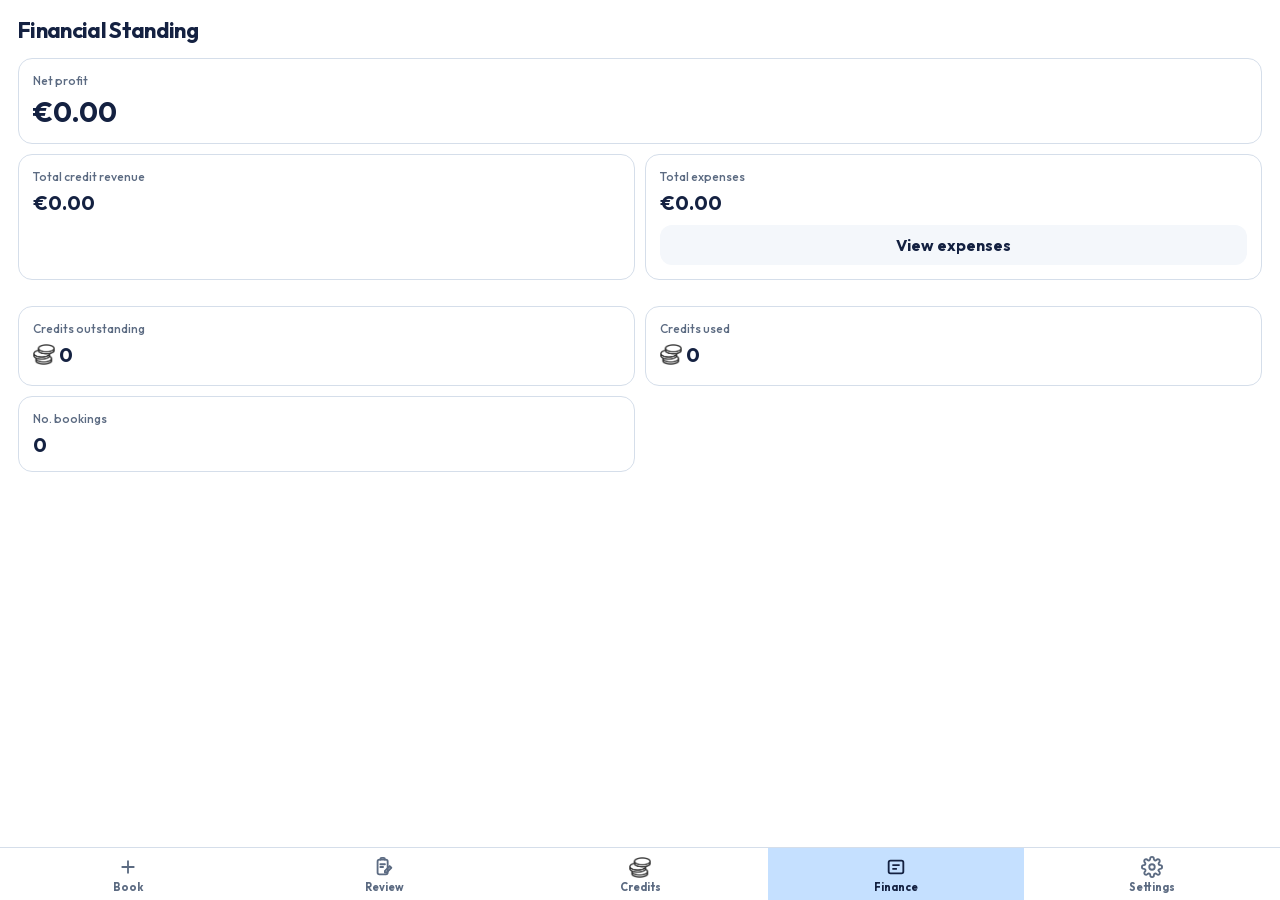
<file: index.html>
<!DOCTYPE html>
<html lang="en">
  <head>
    <meta charset="UTF-8" />
    <meta name="viewport" content="width=device-width, initial-scale=1, maximum-scale=1, user-scalable=no, viewport-fit=cover" />
    <meta name="theme-color" content="#142141" />
    <meta name="apple-mobile-web-app-capable" content="yes" />
    <meta name="apple-mobile-web-app-status-bar-style" content="default" />
    <meta name="apple-mobile-web-app-title" content="Pickle Central" />
    <title>Pickle Central</title>
    <link rel="manifest" href="manifest.json" />
    <link rel="icon" href="icon-192.png" type="image/png" />
    <link rel="apple-touch-icon" href="icon-192.png" />
    <link rel="preload" href="outfit-latin.woff2" as="font" type="font/woff2" crossorigin />
    <style>
      @font-face {
        font-family: "Outfit";
        font-style: normal;
        font-weight: 100 900;
        font-display: swap;
        src: url("outfit-latin.woff2") format("woff2"),
             url("fonts/outfit-latin.woff2") format("woff2");
      }
      :root {
        --navy: #142141;
        --navy-soft: #f4f7fb;
        --white: #ffffff;
        --ink: #142141;
        --muted: #5c6b82;
        --line: #d5deea;
        --danger: #c43c3c;
        --link: #1a5fd0;
        --coin: #d4a017;
        --tab: 86px;
      }
      * { box-sizing: border-box; }
      html, body {
        margin: 0;
        min-height: 100%;
        background: var(--white);
        color: var(--ink);
        font-family: "Outfit", "Avenir Next", "Segoe UI", sans-serif;
        font-weight: 500;
        overscroll-behavior: contain;
        touch-action: pan-y;
        -webkit-text-size-adjust: 100%;
        text-size-adjust: 100%;
      }
      body { padding-top: env(safe-area-inset-top); }
      .app {
        min-height: 100vh;
        padding-bottom: calc(var(--tab) + env(safe-area-inset-bottom) + 8px);
      }
      .app.no-tabs { padding-bottom: calc(env(safe-area-inset-bottom) + 16px); }
      .app.no-tabs .tabs { display: none; }
      [hidden] { display: none !important; }
      .page { display: none; padding: 16px 18px 28px; }
      .page.is-active { display: block; }
      h2 { margin: 0 0 14px; font-size: 22px; font-weight: 700; letter-spacing: -0.03em; color: var(--navy); }
      h3 { margin: 0 0 10px; font-size: 14px; color: var(--navy); letter-spacing: .04em; text-transform: uppercase; }
      .form { display: grid; gap: 14px; }
      .field-label { font-size: 13px; color: var(--muted); margin-bottom: 6px; }
      .btn {
        border: 0;
        border-radius: 12px;
        padding: 14px;
        font: inherit;
        font-weight: 700;
        background: var(--navy);
        color: var(--white);
        width: 100%;
        cursor: pointer;
      }
      .btn.ghost {
        background: var(--navy-soft);
        color: var(--navy);
      }
      .btn[hidden] { display: none; }
      .btn:disabled { opacity: .45; }
      .card {
        background: var(--navy-soft);
        border-radius: 14px;
        padding: 12px 14px;
      }
      .people-grid {
        display: grid;
        grid-template-columns: repeat(3, 1fr);
        gap: 8px;
      }
      .person-cell {
        position: relative;
        background: var(--navy-soft);
        border-radius: 12px;
        padding: 18px 6px 10px;
        min-width: 0;
        text-align: center;
      }
      .person-cell .name {
        font-weight: 700;
        font-size: 13px;
        line-height: 1.2;
        overflow-wrap: anywhere;
      }
      .person-cell .credits-chip { justify-content: center; margin-top: 6px; }
      .person-del { position: absolute; top: 0; right: 0; padding: 4px; }
      #credit-form { margin-top: 40px; }
      #exp-date .menu { top: auto; bottom: calc(100% + 6px); }
      .credits-chip {
        display: inline-flex;
        align-items: center;
        gap: 4px;
        font-weight: 700;
        color: var(--navy);
      }
      .icon-btn {
        border: 0;
        background: transparent;
        color: var(--danger);
        padding: 6px;
        cursor: pointer;
      }
      .coin, .tab-coin {
        width: 22px;
        height: 22px;
        object-fit: contain;
        display: block;
      }
      .tab-coin { width: 22px; height: 22px; }
      .picker {
        position: relative;
      }
      .picker-btn {
        width: 100%;
        text-align: left;
        border: 1px solid var(--line);
        background: var(--white);
        color: var(--ink);
        border-radius: 12px;
        padding: 12px 14px;
        font: inherit;
        display: flex;
        justify-content: space-between;
        align-items: center;
      }
      .picker-btn span { color: var(--muted); }
      .menu {
        display: none;
        position: absolute;
        left: 0;
        right: 0;
        top: calc(100% + 6px);
        background: var(--white);
        border: 1px solid var(--line);
        border-radius: 14px;
        box-shadow: 0 12px 30px rgba(20, 48, 31, .12);
        z-index: 8;
        overflow: hidden;
      }
      .menu.open { display: block; }
      .menu button, .menu .opt {
        display: block;
        width: 100%;
        text-align: left;
        border: 0;
        background: var(--white);
        padding: 12px 14px;
        font: inherit;
        color: var(--ink);
        border-bottom: 1px solid var(--navy-soft);
      }
      .menu button:last-child { border-bottom: 0; }
      .menu button.new { color: var(--navy); font-weight: 700; }
      .new-person {
        display: none;
        gap: 8px;
        padding: 10px;
      }
      .new-person.show { display: flex; }
      .new-person input {
        flex: 1;
        border: 1px solid var(--line);
        border-radius: 10px;
        padding: 10px;
        font: inherit;
      }
      .calendar {
        padding: 12px;
      }
      .cal-head {
        display: flex;
        justify-content: space-between;
        align-items: center;
        margin-bottom: 8px;
        font-weight: 700;
        color: var(--navy);
      }
      .cal-head button {
        border: 0;
        background: var(--navy-soft);
        color: var(--navy);
        width: 32px;
        height: 32px;
        border-radius: 8px;
        font: inherit;
      }
      .cal-grid {
        display: grid;
        grid-template-columns: repeat(7, 1fr);
        gap: 4px;
        text-align: center;
        font-size: 13px;
      }
      .cal-grid .dow { color: var(--muted); font-size: 11px; padding: 4px 0; }
      .cal-grid button {
        border: 0;
        background: transparent;
        border-radius: 8px;
        height: 34px;
        font: inherit;
        color: var(--ink);
      }
      .cal-grid button.sel { background: var(--navy); color: var(--white); font-weight: 700; }
      .dual {
        display: grid;
        grid-template-columns: 1fr;
        gap: 10px;
      }
      .equip-col {
        border: 1px solid var(--line);
        border-radius: 14px;
        padding: 10px;
      }
      .choice {
        display: block;
        width: 100%;
        text-align: left;
        border: 1px solid var(--line);
        background: var(--white);
        border-radius: 10px;
        padding: 8px 10px;
        margin-top: 8px;
        font: inherit;
        color: var(--ink);
      }
      .choice-name {
        display: block;
        font-size: 12px;
        line-height: 1.25;
        font-weight: 600;
        white-space: nowrap;
      }
      .choice.on {
        border-color: var(--navy);
        background: var(--navy-soft);
        color: var(--navy);
        font-weight: 700;
      }
      .choice small { display: block; margin-top: 2px; color: var(--muted); font-weight: 600; font-size: 11px; }
      .agree {
        display: flex;
        align-items: flex-start;
        gap: 10px;
        margin: 0;
      }
      .agree input {
        width: 18px;
        height: 18px;
        margin-top: 1px;
        flex: none;
        accent-color: var(--navy);
      }
      .agree p { margin: 0; font-size: 14px; line-height: 1.35; }
      .terms-link {
        border: 0;
        background: none;
        padding: 0;
        font: inherit;
        font-weight: 600;
        color: var(--link);
        text-decoration: underline;
        cursor: pointer;
      }
      .sign-block.is-locked .sign-wrap {
        opacity: 0.32;
        pointer-events: none;
        background: #e7edf4;
      }
      .sign-block:not(.is-locked) .sign-wrap {
        opacity: 1;
        background: var(--white);
        border-color: var(--navy);
        box-shadow: 0 0 0 3px rgba(20, 33, 65, 0.14);
      }
      .sign-block.is-locked .clear-sign { opacity: 0.4; }
      .sign-wrap {
        border: 1px solid var(--line);
        border-radius: 14px;
        overflow: hidden;
        background: #e7edf4;
        transition: opacity .2s ease, box-shadow .2s ease, background .2s ease, border-color .2s ease;
      }
      .terms-editor {
        width: 100%;
        min-height: 160px;
        border: 1px solid var(--line);
        border-radius: 12px;
        padding: 12px;
        font: inherit;
        color: var(--ink);
        resize: vertical;
        margin-bottom: 0;
      }
      .settings-card + .settings-card { margin-top: 14px; }
      .modal {
        position: fixed;
        inset: 0;
        z-index: 30;
        background: rgba(20, 33, 65, 0.48);
        display: flex;
        align-items: flex-end;
        justify-content: center;
        padding: 16px;
      }
      .modal[hidden] { display: none; }
      .modal-card {
        width: min(520px, 100%);
        max-height: min(72vh, 560px);
        background: var(--white);
        color: var(--ink);
        border-radius: 16px;
        padding: 16px;
        display: flex;
        flex-direction: column;
        gap: 12px;
      }
      .terms-body {
        overflow: auto;
        white-space: pre-wrap;
        font-size: 14px;
        line-height: 1.45;
        font-weight: 500;
      }
      .sign-canvas {
        display: block;
        width: 100%;
        height: 160px;
        touch-action: none;
      }
      .bill {
        background: var(--white);
        border: 1px solid var(--line);
        border-radius: 14px;
        overflow: hidden;
      }
      .bill-who { padding: 14px 14px 10px; font-weight: 700; font-size: 16px; }
      .bill-row {
        display: flex;
        justify-content: space-between;
        align-items: center;
        gap: 12px;
        padding: 10px 14px;
        border-top: 1px solid var(--line);
        font-size: 14px;
      }
      .bill-row.remain { background: var(--navy-soft); font-weight: 700; }
      .bill-row.low, .bill-row.low .credits-chip { color: var(--danger); }
      @keyframes shake {
        0%, 100% { transform: translateX(0); }
        25% { transform: translateX(-8px); }
        50% { transform: translateX(8px); }
        75% { transform: translateX(-5px); }
      }
      .btn.shake { animation: shake .35s ease; }
      .error {
        color: var(--danger);
        min-height: 1.2em;
        margin: 0;
        font-size: 14px;
      }
      .pack-edit {
        display: grid;
        grid-template-columns: 1fr 80px 90px auto;
        gap: 8px;
        align-items: center;
        margin-bottom: 8px;
      }
      .pack-edit input, .rental-edit input, .question-edit input, .stock-row input {
        width: 100%;
        border: 1px solid var(--line);
        border-radius: 10px;
        padding: 10px;
        font: inherit;
        color: var(--ink);
        background: var(--white);
      }
      .rental-edit, .question-edit {
        display: grid;
        grid-template-columns: 1fr 72px auto;
        gap: 8px;
        align-items: center;
        margin-bottom: 8px;
      }
      .question-edit { grid-template-columns: 1fr auto; }
      .stock-row {
        display: flex;
        align-items: center;
        gap: 12px;
        margin-bottom: 8px;
      }
      .stock-row .name { flex: 1; font-weight: 700; }
      .stock-row input { width: 88px; text-align: center; }
      .review-body { flex: 1; min-width: 0; }
      .review-body b { display: block; font-size: 16px; }
      .review-swipe .swipe-front { align-items: flex-start; background: var(--white); border: 2px solid var(--navy); padding-bottom: 36px; }
      .review-swipe.is-pending .swipe-front { background: #fde8e8; border: 2px solid var(--danger); box-shadow: none; }
      .review-swipe.is-pending .review-body b,
      .review-swipe.is-pending .review-meta { color: var(--danger); }
      .review-go { width: auto; padding: 8px 12px; flex: none; align-self: flex-start; }
      .review-sign {
        position: absolute;
        right: 8px;
        bottom: 6px;
        z-index: 2;
        width: 32px;
        height: 26px;
        border: 0;
        background: transparent;
        color: var(--navy);
        padding: 0;
        display: grid;
        place-items: center;
        cursor: pointer;
      }
      .signature-row {
        display: flex;
        align-items: center;
        gap: 12px;
      }
      .signature-selfie {
        width: 84px;
        height: 112px;
        object-fit: cover;
        border-radius: 12px;
        border: 1px solid var(--line);
        flex: none;
        background: var(--navy-soft);
      }
      .signature-view {
        width: auto;
        flex: 1;
        min-width: 0;
        height: auto;
        background: var(--white);
        border: 1px solid var(--line);
        border-radius: 12px;
      }
      .booking-selfie {
        width: 56px;
        height: 72px;
        object-fit: cover;
        border-radius: 10px;
        border: 1px solid var(--line);
        margin-top: 8px;
      }
      .review-swipe.is-reviewed .swipe-front { padding-right: 36px; }
      .review-edit {
        position: absolute;
        top: 6px;
        right: 8px;
        z-index: 2;
        width: 28px;
        height: 28px;
        border: 0;
        background: transparent;
        color: var(--navy);
        padding: 0;
        display: grid;
        place-items: center;
        cursor: pointer;
      }
      .review-swipe.is-refunded .review-edit { color: #7d8ba0; }
      .review-swipe.is-refunded .swipe-front {
        background: #e4e9ef;
        border-color: #c3ccd6;
        color: #7d8ba0;
      }
      .review-swipe.is-refunded .review-body b,
      .review-swipe.is-refunded .review-meta,
      .review-swipe.is-refunded .review-rented,
      .review-swipe.is-refunded .review-summary { color: #7d8ba0; }
      .review-meta, .review-rented { color: var(--muted); font-size: 13px; margin-top: 4px; }
      .review-rented { color: var(--ink); }
      .marks { display: flex; gap: 6px; }
      .mark {
        width: 34px;
        height: 34px;
        border-radius: 8px;
        border: 1px solid var(--line);
        background: var(--white);
        color: var(--muted);
        font: inherit;
        font-weight: 700;
        display: grid;
        place-items: center;
        flex: none;
      }
      .mark.on-ok { background: var(--navy); color: var(--white); border-color: var(--navy); }
      .mark.on-bad { background: var(--danger); color: var(--white); border-color: var(--danger); }
      .review-summary {
        margin-top: 8px;
        background: var(--navy-soft);
        border-radius: 10px;
        padding: 8px 10px;
        font-size: 13px;
        white-space: pre-wrap;
      }
      .btn.danger { background: var(--white); color: var(--danger); border: 1px solid var(--danger); }
      .reset-all { margin-top: 22px; }
      .swipe-actions { position: absolute; left: 0; top: 0; bottom: 0; display: flex; }
      .swipe-actions .swipe-cash,
      .swipe-actions .swipe-bin {
        position: static; width: 76px; height: 100%; border: 0; color: var(--white);
        display: grid; place-items: center; cursor: pointer;
      }
      .swipe-actions .swipe-cash { background: #1c8c4e; }
      .swipe-actions .swipe-cash:disabled { opacity: 0.4; cursor: default; }
      .swipe-actions .swipe-bin { background: var(--danger); }
      .choice-review {
        display: flex; align-items: center; gap: 12px; width: 100%;
        border: 1px solid var(--line); border-radius: 14px; background: var(--white);
        padding: 12px; font: inherit; font-weight: 700; color: var(--ink); text-align: left; cursor: pointer;
      }
      .miss-row { display: flex; align-items: flex-start; gap: 8px; margin: 6px 0; font-size: 14px; }
      .miss-row input { margin-top: 3px; accent-color: var(--navy); }
      .damage-q {
        width: 100%;
        min-height: 72px;
        border: 1px solid var(--line);
        border-radius: 12px;
        padding: 10px;
        font: inherit;
        color: var(--ink);
        resize: vertical;
      }
      #damage-form { overflow: auto; display: grid; gap: 10px; }
      #booked-modal { align-items: center; }
      #booked-modal h2 { text-align: center; }
      .subhead { margin: 12px 0 8px; font-size: 13px; font-weight: 700; }
      .tabs {
        position: fixed;
        left: 0;
        right: 0;
        bottom: 0;
        display: grid;
        grid-template-columns: repeat(5, 1fr);
        background: var(--white);
        border-top: 1px solid var(--line);
        padding-bottom: env(safe-area-inset-bottom);
        z-index: 5;
      }
      .tabs button {
        border: 0;
        background: transparent;
        color: var(--muted);
        padding: 8px 2px 6px;
        font: inherit;
        font-size: 11px;
        line-height: 1.15;
        text-align: center;
        font-weight: 700;
        display: grid;
        justify-items: center;
        gap: 3px;
        cursor: pointer;
      }
      .tabs button.is-active { color: var(--navy); background: #c5e0ff; }
      .tabs svg { width: 22px; height: 22px; }
      .empty { color: var(--muted); }
      .stats { display: grid; grid-template-columns: 1fr 1fr; gap: 10px; }
      .stat { border: 1px solid var(--line); border-radius: 14px; padding: 14px; background: var(--white); }
      .stat.wide { grid-column: 1 / -1; }
      .stat.net b { font-size: 28px; }
      .stat p { margin: 0; color: var(--muted); font-size: 12px; }
      .stat b { display: block; margin-top: 6px; font-size: 20px; color: var(--navy); }
      .stat .btn { margin-top: 10px; padding: 10px; }
      .stat-gap { grid-column: 1 / -1; height: 6px; }
      .exp-bar { display: flex; align-items: center; justify-content: space-between; margin-bottom: 12px; }
      .exp-bar .btn { width: auto; padding: 10px 14px; }
      .back-btn {
        width: 42px; height: 42px; border-radius: 12px; border: 1px solid var(--line);
        background: var(--white); color: var(--navy); font: inherit; font-size: 22px; cursor: pointer;
      }
      .text-input {
        width: 100%; border: 1px solid var(--line); border-radius: 12px; padding: 12px; font: inherit; color: var(--ink);
      }
      .swipe { position: relative; overflow: hidden; border-radius: 14px; margin-bottom: 8px; background: transparent; }
      .swipe-bin {
        position: absolute; left: 0; top: 0; bottom: 0; width: 76px; border: 0;
        background: var(--danger); color: var(--white); display: grid; place-items: center; cursor: pointer;
      }
      .swipe-front {
        position: relative; z-index: 1; display: flex; align-items: center; justify-content: space-between; gap: 12px;
        background: var(--navy-soft); border-radius: 14px; padding: 12px 14px; min-height: 58px;
        transform: translateX(0); transition: transform .18s ease; touch-action: pan-y;
        user-select: none; -webkit-user-select: none;
      }
      .swipe.is-open .swipe-front { transform: translateX(var(--open, 76px)); }
    </style>
  </head>
  <body>
    <div class="app">
      <section class="page" id="booking">
        <h2>Add Booking</h2>
        <form id="booking-form" class="form">
          <div>
            <div class="field-label">Customer</div>
            <div class="picker" id="book-customer"></div>
          </div>
          <div>
            <div class="field-label">Date</div>
            <div class="picker" id="book-date"></div>
          </div>
          <div>
            <div class="field-label">Equipment rented</div>
            <div class="dual">
              <div class="equip-col">
                <h3>Paddles</h3>
                <div id="paddle-choices"></div>
              </div>
              <div class="equip-col">
                <h3>Balls</h3>
                <div id="ball-choices"></div>
              </div>
            </div>
          </div>
          <div>
            <div class="agree">
              <input id="agree-terms" type="checkbox" aria-label="I have read and agreed to the terms and conditions" />
              <p>I have read and agreed to the <button type="button" class="terms-link" id="open-terms">terms and conditions</button></p>
            </div>
            <img id="booking-selfie" class="booking-selfie" alt="Photo taken for this booking" hidden />
          </div>
          <div class="sign-block is-locked" id="sign-block">
            <div class="field-label">Signature</div>
            <div class="sign-wrap"><canvas class="sign-canvas" id="sign"></canvas></div>
            <button class="btn ghost clear-sign" type="button" id="clear-sign" disabled style="margin-top:8px">Clear signature</button>
          </div>
          <div class="bill">
            <div class="bill-who" id="bill-who">Select a customer</div>
            <div class="bill-row"><span>Current credit balance</span><span id="bill-current">—</span></div>
            <div class="bill-row"><span>Total bill</span><span id="bill-total"></span></div>
            <div class="bill-row remain" id="bill-remain-row"><span>Remaining credit balance</span><span id="bill-remain">—</span></div>
          </div>
          <p class="error" id="book-error"></p>
          <button class="btn" type="submit">Confirm and book</button>
        </form>
      </section>

      <section class="page" id="reviews">
        <h2>Review Bookings</h2>
        <div id="review-list"></div>
      </section>

      <section class="page" id="credits">
        <h2>Buy Credits</h2>
        <div id="people-list"></div>
        <form id="credit-form" class="form">
          <div>
            <div class="field-label">Name</div>
            <div class="picker" id="credit-name"></div>
          </div>
          <div>
            <div class="field-label">Date</div>
            <div class="picker" id="credit-date"></div>
          </div>
          <div>
            <div class="field-label">Credit pack</div>
            <div class="picker" id="credit-pack"></div>
          </div>
          <div>
            <div class="field-label">Memo (optional)</div>
            <input id="credit-memo" placeholder="Note…" style="width:100%;border:1px solid var(--line);border-radius:12px;padding:12px;font:inherit" />
          </div>
          <div class="agree">
            <input id="agree-credit-terms" type="checkbox" aria-label="I have read and agreed to the terms and conditions" />
            <p>I have read and agreed to the <button type="button" class="terms-link" id="open-credit-terms">terms and conditions</button></p>
          </div>
          <div class="sign-block is-locked" id="credit-sign-block">
            <div class="field-label">Signature</div>
            <div class="sign-wrap"><canvas class="sign-canvas" id="credit-sign"></canvas></div>
            <button class="btn ghost clear-sign" type="button" id="clear-credit-sign" disabled style="margin-top:8px">Clear signature</button>
          </div>
          <p class="error" id="credit-error"></p>
          <button class="btn" type="submit">Add credits</button>
        </form>
      </section>

      <section class="page is-active" id="finance">
        <h2>Financial Standing</h2>
        <div class="stats">
          <div class="stat wide net"><p>Net profit</p><b id="fin-profit">€0.00</b></div>
          <div class="stat"><p>Total credit revenue</p><b id="fin-sales">€0.00</b></div>
          <div class="stat">
            <p>Total expenses</p>
            <b id="fin-exp">€0.00</b>
            <button class="btn ghost" type="button" id="view-expenses">View expenses</button>
          </div>
          <div class="stat-gap"></div>
          <div class="stat"><p>Credits outstanding</p><b id="fin-out">0</b></div>
          <div class="stat"><p>Credits used</p><b id="fin-used">0</b></div>
          <div class="stat"><p>No. bookings</p><b id="fin-books">0</b></div>
        </div>
        <button class="btn" id="install" hidden style="margin-top:14px">Install app</button>
      </section>

      <section class="page" id="expenses">
        <div class="exp-bar">
          <button class="back-btn" type="button" id="expenses-back" aria-label="Back">←</button>
          <button class="btn ghost" type="button" id="add-expense">Add expense</button>
        </div>
        <h2>Expenses</h2>
        <div class="stat wide" style="margin-bottom:14px"><p>Total expenses</p><b id="exp-total">€0.00</b></div>
        <div id="expense-list"></div>
      </section>

      <section class="page" id="settings">
        <h2>Settings</h2>
        <div class="card settings-card">
          <h3>Products</h3>
          <p class="empty" style="margin:0 0 10px">Edit the price and credit amount for each pack.</p>
          <div id="pack-list"></div>
          <button class="btn ghost" type="button" id="add-pack">Add pack</button>
        </div>
        <div class="card settings-card">
          <h3>Rental options</h3>
          <p class="empty" style="margin:0 0 10px">These choices appear on Add Booking. The number is the credit cost.</p>
          <div class="subhead">Paddles</div>
          <div id="paddle-list"></div>
          <button class="btn ghost" type="button" id="add-paddle">Add paddle option</button>
          <div class="subhead">Balls</div>
          <div id="ball-list"></div>
          <button class="btn ghost" type="button" id="add-ball">Add ball option</button>
        </div>
        <div class="card settings-card">
          <h3>Damage questions</h3>
          <p class="empty" style="margin:0 0 10px">These questions appear when gear comes back missing or damaged.</p>
          <div id="question-list"></div>
          <button class="btn ghost" type="button" id="add-question">Add question</button>
        </div>
        <div class="card settings-card">
          <h3>Booking terms</h3>
          <p class="empty" style="margin:0 0 10px">This text appears when someone opens the terms on a booking.</p>
          <textarea id="terms-editor" class="terms-editor"></textarea>
        </div>
        <div class="card settings-card">
          <h3>Buy Credits terms</h3>
          <p class="empty" style="margin:0 0 10px">This text appears when someone opens the terms on Buy Credits.</p>
          <textarea id="credit-terms-editor" class="terms-editor"></textarea>
        </div>
        <button class="btn danger reset-all" type="button" id="reset-all">Reset all</button>
      </section>

      <nav class="tabs" aria-label="Main">
        <button data-tab="booking">
          <svg viewBox="0 0 24 24" fill="none" stroke="currentColor" stroke-width="2"><path d="M12 5v14M5 12h14" /></svg>
          Book
        </button>
        <button data-tab="reviews">
          <svg viewBox="0 0 24 24" fill="none" stroke="currentColor" stroke-width="2" stroke-linecap="round" stroke-linejoin="round">
            <rect x="5" y="4" width="11" height="16" rx="2" />
            <path d="M8 4V3.5A1.5 1.5 0 0 1 9.5 2h2A1.5 1.5 0 0 1 13 3.5V4" />
            <path d="M8 9h5M8 12h3" />
            <path d="M13 16.2l5.2-5.2 1.8 1.8-5.2 5.2H13v-1.8z" />
          </svg>
          Review
        </button>
        <button data-tab="credits">
          <img class="tab-coin" src="credit-icon.png" alt="" />
          Credits
        </button>
        <button class="is-active" data-tab="finance">
          <svg viewBox="0 0 24 24" fill="none" stroke="currentColor" stroke-width="2">
            <rect x="4" y="5" width="16" height="14" rx="2" />
            <path d="M8 10h8M8 14h5" />
          </svg>
          Finance
        </button>
        <button data-tab="settings">
          <svg viewBox="0 0 24 24" fill="none" stroke="currentColor" stroke-width="2">
            <circle cx="12" cy="12" r="3" />
            <path d="M19.4 15a1.7 1.7 0 0 0 .3 1.8l.1.1a2 2 0 1 1-2.8 2.8l-.1-.1a1.7 1.7 0 0 0-1.8-.3 1.7 1.7 0 0 0-1 1.5V21a2 2 0 1 1-4 0v-.2a1.7 1.7 0 0 0-1-1.5 1.7 1.7 0 0 0-1.8.3l-.1.1a2 2 0 1 1-2.8-2.8l.1-.1a1.7 1.7 0 0 0 .3-1.8 1.7 1.7 0 0 0-1.5-1H3a2 2 0 1 1 0-4h.2a1.7 1.7 0 0 0 1.5-1 1.7 1.7 0 0 0-.3-1.8l-.1-.1a2 2 0 1 1 2.8-2.8l.1.1a1.7 1.7 0 0 0 1.8.3H9a1.7 1.7 0 0 0 1-1.5V3a2 2 0 1 1 4 0v.2a1.7 1.7 0 0 0 1 1.5 1.7 1.7 0 0 0 1.8-.3l.1-.1a2 2 0 1 1 2.8 2.8l-.1.1a1.7 1.7 0 0 0-.3 1.8V9c.3.6.9 1 1.5 1H21a2 2 0 1 1 0 4h-.2a1.7 1.7 0 0 0-1.5 1z" />
          </svg>
          Settings
        </button>
      </nav>
    </div>
    <div class="modal" id="booked-modal" hidden>
      <div class="modal-card" role="dialog" aria-modal="true" aria-labelledby="booked-title">
        <h2 id="booked-title">Successfully booked</h2>
        <button class="btn" type="button" id="booked-ok">OK</button>
      </div>
    </div>
    <audio id="booked-sound" src="success.mp3" preload="auto"></audio>
    <div class="modal" id="expense-modal" hidden>
      <div class="modal-card" role="dialog" aria-modal="true" aria-labelledby="expense-title">
        <h2 id="expense-title">Add expense</h2>
        <form id="expense-form" class="form">
          <div>
            <div class="field-label">Expense name</div>
            <input id="exp-name" class="text-input" placeholder="Expense name" />
          </div>
          <div>
            <div class="field-label">Date paid</div>
            <div class="picker" id="exp-date"></div>
          </div>
          <div>
            <div class="field-label">Amount in euro</div>
            <input id="exp-amount" class="text-input" type="number" min="0" step="0.01" placeholder="Amount in euro" />
          </div>
          <div>
            <div class="field-label">Memo</div>
            <input id="exp-memo" class="text-input" placeholder="Memo" />
          </div>
          <button class="btn" type="submit">Save expense</button>
        </form>
        <button class="btn ghost" type="button" id="expense-cancel">Cancel</button>
      </div>
    </div>
    <div class="modal" id="signature-modal" hidden>
      <div class="modal-card" role="dialog" aria-modal="true" aria-labelledby="signature-title">
        <h2 id="signature-title">Signature</h2>
        <div class="signature-row">
          <img class="signature-selfie" id="signature-selfie" alt="Customer photo" hidden />
          <img class="signature-view" id="signature-image" alt="Customer signature" />
        </div>
        <p class="empty" id="signature-missing" hidden>No signature was saved for this booking.</p>
        <button class="btn" type="button" id="signature-close">Close</button>
      </div>
    </div>
    <div class="modal" id="review-modal" hidden>
      <div class="modal-card" role="dialog" aria-modal="true" aria-labelledby="review-title">
        <h2 id="review-title">Review booking</h2>
        <button class="choice-review" type="button" id="review-ok"><span class="mark on-ok">✓</span><span>All gear returned, no damage</span></button>
        <button class="choice-review" type="button" id="review-bad"><span class="mark on-bad">✕</span><span>Some or all gear lost or damaged</span></button>
        <button class="btn ghost" type="button" id="review-cancel">Cancel</button>
      </div>
    </div>
    <div class="modal" id="damage-modal" hidden>
      <div class="modal-card" role="dialog" aria-modal="true" aria-labelledby="damage-title">
        <h2 id="damage-title">Missing or damaged gear</h2>
        <div id="damage-form"></div>
        <button class="btn" type="button" id="damage-save">Save</button>
        <button class="btn ghost" type="button" id="damage-cancel">Cancel</button>
      </div>
    </div>
    <div class="modal" id="terms-modal" hidden>
      <div class="modal-card" role="dialog" aria-modal="true" aria-labelledby="terms-title">
        <h2 id="terms-title">Terms and conditions</h2>
        <div class="terms-body" id="terms-body"></div>
        <button class="btn" type="button" id="terms-close">Close</button>
      </div>
    </div>
    <script src="app.js"></script>
  </body>
</html>
</file>
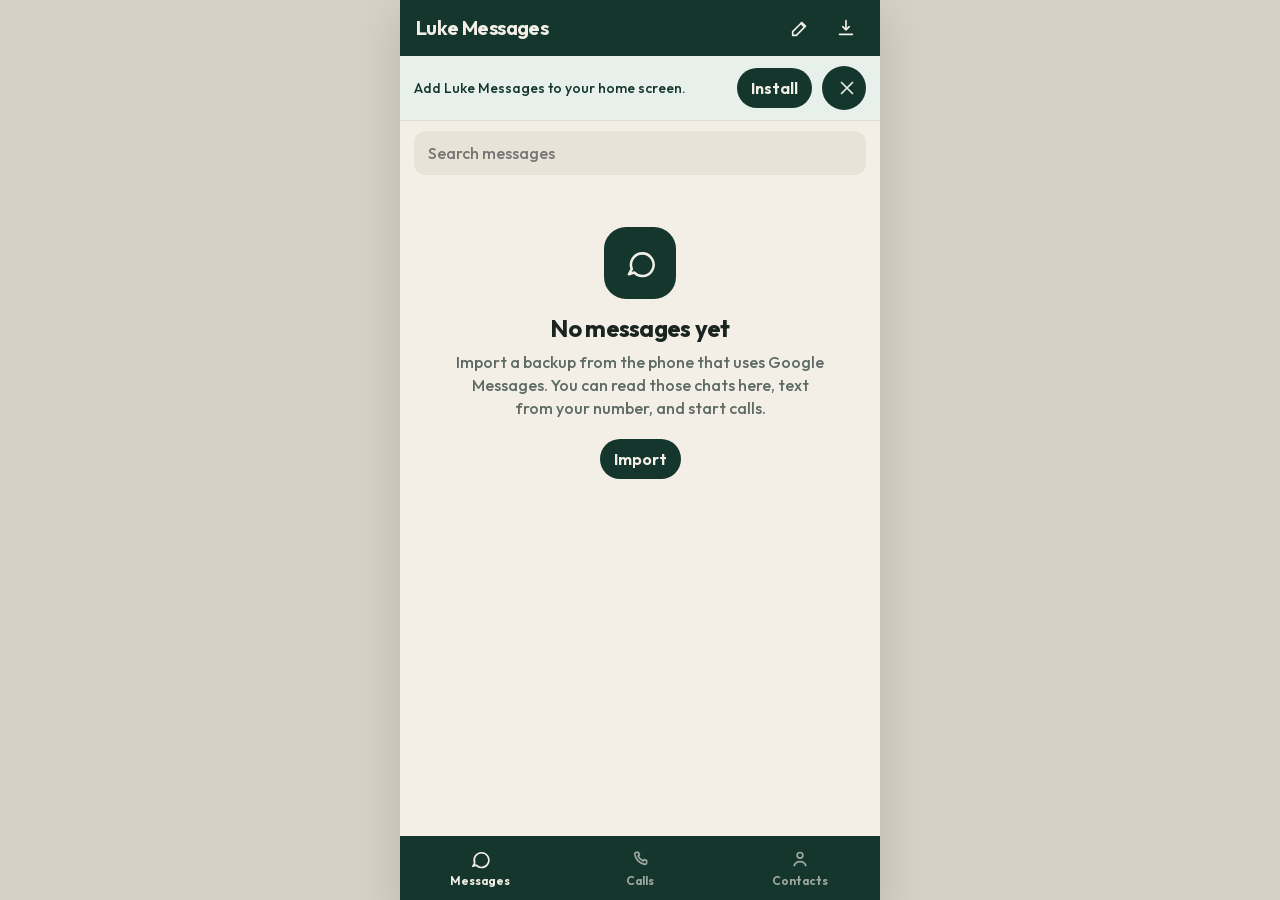
<file: luke-messages/index.html>
<!DOCTYPE html>
<html lang="en">
  <head>
    <meta charset="UTF-8" />
    <meta name="viewport" content="width=device-width, initial-scale=1, maximum-scale=1, user-scalable=no, viewport-fit=cover, interactive-widget=resizes-content" />
    <meta name="theme-color" content="#14362c" />
    <meta name="description" content="Luke Messages keeps your imported texts, calls, and contacts on this device." />
    <meta name="apple-mobile-web-app-capable" content="yes" />
    <meta name="mobile-web-app-capable" content="yes" />
    <meta name="apple-mobile-web-app-status-bar-style" content="black-translucent" />
    <meta name="apple-mobile-web-app-title" content="Luke Messages" />
    <title>Luke Messages</title>
    <link rel="manifest" href="manifest.json" />
    <link rel="icon" href="icon-192.png" type="image/png" />
    <link rel="apple-touch-icon" href="apple-touch-icon.png" />
    <link rel="stylesheet" href="styles.css" />
  </head>
  <body>
    <div class="app">
      <header class="top">
        <h1>Luke Messages</h1>
        <div class="top-actions">
          <button type="button" class="icon-btn" data-action="compose" aria-label="New message"></button>
          <button type="button" class="icon-btn" data-action="import" aria-label="Import"></button>
        </div>
      </header>

      <div id="install" class="install" hidden>
        <p>Add Luke Messages to your home screen.</p>
        <button type="button" id="install-go">Install</button>
        <button type="button" class="icon-btn" id="install-hide" aria-label="Dismiss">×</button>
      </div>

      <div class="search-wrap" id="search-wrap">
        <input id="search" type="search" placeholder="Search messages" autocomplete="off" enterkeyhint="search" />
      </div>

      <main id="main">
        <p id="boot" class="boot">Opening your messages…</p>
        <section id="screen-messages" class="screen"></section>
        <section id="screen-calls" class="screen"></section>
        <section id="screen-contacts" class="screen"></section>
      </main>

      <nav class="tabs" aria-label="Sections">
        <button type="button" data-action="tab" data-tab="messages" aria-label="Messages"></button>
        <button type="button" data-action="tab" data-tab="calls" aria-label="Calls"></button>
        <button type="button" data-action="tab" data-tab="contacts" aria-label="Contacts"></button>
      </nav>

      <button type="button" id="fab" class="fab" data-action="keypad" hidden>Keypad</button>

      <section id="thread" class="overlay" hidden>
        <header class="top thread-main">
          <button type="button" class="icon-btn" data-action="back" aria-label="Back"></button>
          <div class="who" id="thread-who"></div>
          <button type="button" class="icon-btn" id="thread-call" data-action="call-open" aria-label="Call"></button>
        </header>
        <div id="log"></div>
        <form id="composer" class="composer">
          <p id="composer-note">Send opens your phone’s texting app so the message goes out on your number. A copy stays here.</p>
          <div class="composer-row">
            <textarea id="draft" rows="1" placeholder="Text" aria-label="Message"></textarea>
            <button type="submit">Send</button>
          </div>
        </form>
      </section>

      <section id="person" class="overlay" hidden>
        <header class="top">
          <button type="button" class="icon-btn" data-action="back" aria-label="Back"></button>
          <h1>Contact</h1>
        </header>
        <div id="person-body" class="person-body"></div>
      </section>
    </div>

    <div id="import-sheet" class="sheet" hidden>
      <div class="sheet-card" role="dialog" aria-modal="true" aria-labelledby="import-title">
        <div class="grab" aria-hidden="true"><span></span></div>
        <div class="sheet-head">
          <h2 id="import-title">Import</h2>
          <button type="button" class="icon-btn" data-action="close-import" aria-label="Close"></button>
        </div>
        <p class="quiet">Luke Messages keeps what you import on this device. Nothing is uploaded.</p>
        <p>Google Messages can’t hand its inbox to a website. Export a backup from the phone that has your texts, then choose the file here.</p>
        <ol>
          <li>On that Android phone, install SMS Backup &amp; Restore.</li>
          <li>Back up messages. Back up call logs too if you want them here.</li>
          <li>Move the XML file to this phone.</li>
          <li>Choose the file below. You can choose more than one.</li>
        </ol>
        <p class="quiet">Contacts are a separate file. Export a Google CSV or vCard from contacts.google.com, or a vCard from the Contacts app.</p>
        <div class="stack">
          <button type="button" class="btn full" id="pick-file" data-action="pick">Choose file</button>
          <button type="button" class="btn ghost full" id="pick-contacts" data-action="pick-contacts" hidden>Choose contacts on this phone</button>
          <button type="button" class="btn ghost full danger" data-action="clear">Remove everything saved here</button>
          <button type="button" class="btn ghost full" data-action="close-import">Close</button>
        </div>
        <p id="import-status" role="status"></p>
      </div>
    </div>

    <div id="compose-sheet" class="sheet" hidden>
      <div class="sheet-card" role="dialog" aria-modal="true" aria-labelledby="compose-title">
        <div class="grab" aria-hidden="true"><span></span></div>
        <div class="sheet-head">
          <h2 id="compose-title">New message</h2>
          <button type="button" class="icon-btn" data-action="close-compose" aria-label="Close"></button>
        </div>
        <input id="compose-to" type="text" placeholder="Name or number" autocomplete="off" aria-label="Name or number" />
        <div id="compose-results"></div>
      </div>
    </div>

    <div id="keypad" class="sheet" hidden>
      <div class="sheet-card" role="dialog" aria-modal="true" aria-labelledby="keypad-title">
        <div class="grab" aria-hidden="true"><span></span></div>
        <div class="sheet-head">
          <h2 id="keypad-title">Keypad</h2>
          <button type="button" class="icon-btn" data-action="close-keypad" aria-label="Close"></button>
        </div>
        <div id="dial-display" class="dial-display is-empty">Enter a number</div>
        <div class="keys" id="keys"></div>
        <div class="key-actions">
          <button type="button" class="btn ghost" data-action="dial-text">Text</button>
          <button type="button" class="btn" data-action="dial-call">Call</button>
          <button type="button" data-action="dial-back" aria-label="Delete digit"></button>
        </div>
      </div>
    </div>

    <div id="toast" class="toast" role="status" hidden></div>
    <input id="file" type="file" hidden multiple accept=".xml,.csv,.vcf,.vcard,.zip,text/xml,text/csv,text/vcard,text/x-vcard" />
    <noscript>Luke Messages needs JavaScript to open your imported chats.</noscript>
    <script src="parse.js"></script>
    <script src="app.js"></script>
  </body>
</html>
</file>
<file: luke-messages/styles.css>
@font-face {
  font-family: "Outfit";
  font-style: normal;
  font-weight: 100 900;
  font-display: swap;
  src: url("../fonts/outfit-latin.woff2") format("woff2");
}

:root {
  --bg: #f3efe7;
  --paper: #fffdf9;
  --ink: #1a2420;
  --muted: #5e6b64;
  --line: #e2dbd0;
  --teal: #14362c;
  --teal-2: #1e5344;
  --cream: #f4efe6;
  --missed: #8d3a2f;
  --shadow: 0 16px 40px rgba(20, 54, 44, 0.16);
  --tab: calc(64px + env(safe-area-inset-bottom));
  color-scheme: light;
}

* { box-sizing: border-box; }
[hidden] { display: none !important; }
html, body { height: 100%; }
html { background: #d7d0c4; }
body {
  margin: 0;
  color: var(--ink);
  font-family: "Outfit", "Avenir Next", "Segoe UI", sans-serif;
  font-weight: 500;
  background: #d7d0c4;
  -webkit-text-size-adjust: 100%;
}
body.locked { overflow: hidden; }
button, input, textarea { font: inherit; color: inherit; }
button { cursor: pointer; }
button, a { -webkit-tap-highlight-color: transparent; }
button:focus-visible, a:focus-visible, input:focus-visible, textarea:focus-visible {
  outline: 2px solid #2f6d58;
  outline-offset: 2px;
}
::selection { background: #c9ddd4; }

.icon { display: inline-flex; width: 22px; height: 22px; }
.icon svg { width: 22px; height: 22px; display: block; }
.icon.sm { width: 18px; height: 18px; }
.icon.sm svg { width: 18px; height: 18px; }

.app {
  width: min(480px, 100%);
  height: var(--vvh, 100dvh);
  margin: 0 auto;
  background: var(--bg);
  display: flex;
  flex-direction: column;
  position: relative;
  box-shadow: var(--shadow);
  overflow: hidden;
}

.top {
  display: flex;
  align-items: center;
  gap: 8px;
  min-height: 56px;
  padding: env(safe-area-inset-top) 12px 0 16px;
  background: var(--teal);
  color: var(--cream);
}
.top h1 {
  margin: 0;
  flex: 1;
  min-width: 0;
  font-size: 20px;
  line-height: 56px;
  font-weight: 650;
  letter-spacing: -0.03em;
  white-space: nowrap;
  overflow: hidden;
  text-overflow: ellipsis;
}
.top-actions { display: flex; gap: 2px; }
.icon-btn {
  width: 44px;
  height: 44px;
  border: 0;
  border-radius: 12px;
  background: transparent;
  color: inherit;
  display: grid;
  place-items: center;
}
.icon-btn:active { background: rgba(244, 239, 230, 0.12); }

.install {
  display: flex;
  align-items: center;
  gap: 10px;
  padding: 10px 14px;
  background: #e7f0ea;
  color: var(--teal);
  border-bottom: 1px solid var(--line);
}
.install p { margin: 0; flex: 1; font-size: 14px; line-height: 1.35; }
.install button, .btn, .btn.ghost {
  border: 0;
  border-radius: 999px;
  padding: 10px 14px;
  font-weight: 650;
}
.install button, .btn { background: var(--teal); color: var(--cream); }
.btn.ghost { background: #e7efe9; color: var(--teal); }
.btn.full, .install button.full { width: 100%; border-radius: 12px; padding: 14px; }
.btn:disabled { opacity: 0.45; }

.search-wrap { padding: 10px 14px 4px; background: var(--bg); }
.search-wrap input {
  width: 100%;
  border: 0;
  background: #e8e2d7;
  border-radius: 12px;
  padding: 12px 14px;
  outline: none;
}
.search-wrap input:focus { background: var(--paper); box-shadow: inset 0 0 0 1.5px var(--teal-2); }

main { flex: 1; min-height: 0; overflow: auto; }
.screen { display: none; min-height: 100%; }
.screen.on { display: block; }

.row {
  width: 100%;
  display: grid;
  grid-template-columns: 48px minmax(0, 1fr) auto;
  gap: 12px;
  align-items: center;
  padding: 12px 16px;
  border: 0;
  border-bottom: 1px solid var(--line);
  background: transparent;
  text-align: left;
}
.row:active { background: rgba(20, 54, 44, 0.05); }
.avatar {
  width: 48px;
  height: 48px;
  border-radius: 50%;
  display: grid;
  place-items: center;
  color: var(--cream);
  font-weight: 700;
  letter-spacing: -0.03em;
}
.avatar.lg { width: 72px; height: 72px; font-size: 26px; margin: 8px auto 12px; }
.title-line, .sub-line { display: flex; align-items: baseline; gap: 8px; min-width: 0; }
.title-line strong, .sub-line span {
  overflow: hidden;
  text-overflow: ellipsis;
  white-space: nowrap;
}
.title-line strong { font-size: 16px; font-weight: 650; }
.row.unread .title-line strong { font-weight: 750; }
.sub-line { color: var(--muted); font-size: 14px; margin-top: 2px; }
.when {
  color: var(--muted);
  font-size: 12px;
  white-space: nowrap;
  display: flex;
  flex-direction: column;
  align-items: flex-end;
  gap: 6px;
}
.title-line strong, .sub-line span { min-width: 0; }
.badge {
  min-width: 20px;
  height: 20px;
  padding: 0 6px;
  border-radius: 999px;
  background: var(--teal);
  color: var(--cream);
  font-size: 12px;
  font-weight: 700;
  display: inline-grid;
  place-items: center;
}
.call-kind { display: flex; align-items: center; gap: 6px; color: var(--muted); font-size: 13px; }
.call-kind.missed, .missed-name { color: var(--missed); }
.letter {
  margin: 0;
  padding: 14px 16px 4px;
  color: var(--muted);
  font-size: 13px;
  font-weight: 700;
  letter-spacing: 0.04em;
}

.empty {
  padding: 48px 24px 28px;
  text-align: center;
}
.empty h2 { margin: 14px 0 8px; font-size: 24px; letter-spacing: -0.03em; }
.empty p { margin: 0 auto 18px; max-width: 34ch; color: var(--muted); line-height: 1.45; }
.empty-mark {
  width: 72px;
  height: 72px;
  margin: 0 auto;
  border-radius: 22px;
  background: var(--teal);
  color: var(--cream);
  display: grid;
  place-items: center;
}
.empty-mark .icon, .empty-mark .icon svg { width: 34px; height: 34px; }
.nothing { padding: 28px 16px; color: var(--muted); text-align: center; }

.tabs {
  display: grid;
  grid-template-columns: repeat(3, 1fr);
  min-height: var(--tab);
  padding-bottom: env(safe-area-inset-bottom);
  background: var(--teal);
  color: rgba(244, 239, 230, 0.62);
}
.tabs button {
  border: 0;
  background: transparent;
  color: inherit;
  display: flex;
  flex-direction: column;
  align-items: center;
  justify-content: center;
  gap: 3px;
  font-size: 12px;
  font-weight: 650;
}
.tabs button.on { color: var(--cream); }

.fab {
  position: fixed;
  z-index: 6;
  right: max(18px, calc(50vw - 240px + 18px));
  bottom: calc(var(--tab) + 14px);
  border: 0;
  border-radius: 999px;
  padding: 12px 16px;
  background: var(--teal-2);
  color: var(--cream);
  font-weight: 700;
  box-shadow: var(--shadow);
}

.overlay {
  position: fixed;
  z-index: 10;
  top: var(--vvtop, 0px);
  left: 50%;
  transform: translateX(-50%);
  width: min(480px, 100%);
  height: var(--vvh, 100dvh);
  background: var(--bg);
  display: flex;
  flex-direction: column;
}
.thread-main { color: var(--cream); }
.who { flex: 1; min-width: 0; display: flex; align-items: center; gap: 10px; }
.who .avatar { width: 36px; height: 36px; font-size: 13px; }
.who strong, .who small { display: block; overflow: hidden; text-overflow: ellipsis; white-space: nowrap; }
.who strong { font-size: 16px; }
.who small { color: rgba(244, 239, 230, 0.72); font-size: 12px; }
#log, .person-body { flex: 1; min-height: 0; overflow: auto; padding: 14px 14px 8px; }
.day {
  text-align: center;
  color: var(--muted);
  font-size: 12px;
  font-weight: 700;
  margin: 14px 0 8px;
}
.bubble-row { display: flex; margin-top: 8px; }
.bubble-row.tight { margin-top: 3px; }
.bubble-row.out { justify-content: flex-end; }
.bubble {
  max-width: 80%;
  padding: 9px 12px 7px;
  border-radius: 16px;
  white-space: pre-wrap;
  overflow-wrap: anywhere;
  line-height: 1.35;
}
.bubble-row.in .bubble {
  background: var(--paper);
  border: 1px solid var(--line);
  border-bottom-left-radius: 5px;
}
.bubble-row.out .bubble {
  background: var(--teal-2);
  color: var(--cream);
  border-bottom-right-radius: 5px;
}
.bubble time { display: block; margin-top: 4px; font-size: 11px; opacity: 0.72; }
.earlier, .text-link {
  border: 0;
  background: transparent;
  color: var(--teal-2);
  font-weight: 700;
  padding: 8px;
}
.composer {
  border-top: 1px solid var(--line);
  background: var(--paper);
  padding: 8px 12px calc(10px + env(safe-area-inset-bottom));
}
.composer p { margin: 0 0 8px; color: var(--muted); font-size: 12px; line-height: 1.35; }
.composer-row { display: flex; gap: 8px; align-items: flex-end; }
textarea {
  flex: 1;
  resize: none;
  border: 0;
  background: #f3efe7;
  border-radius: 16px;
  padding: 12px 14px;
  max-height: 120px;
  line-height: 1.35;
}
.composer button {
  border: 0;
  border-radius: 999px;
  background: var(--teal);
  color: var(--cream);
  font-weight: 750;
  padding: 12px 16px;
}

.person-body { text-align: center; }
.person-body h2 { margin: 0 0 4px; font-size: 26px; letter-spacing: -0.03em; }
.detail {
  margin-top: 18px;
  text-align: left;
  background: var(--paper);
  border: 1px solid var(--line);
  border-radius: 16px;
  overflow: hidden;
}
.detail-row {
  display: flex;
  justify-content: space-between;
  gap: 12px;
  align-items: center;
  padding: 12px 14px;
  border-top: 1px solid var(--line);
}
.detail-row:first-child { border-top: 0; }
.detail-row strong { display: block; }
.detail-row span { color: var(--muted); font-size: 13px; }
.detail-actions { display: flex; gap: 8px; }
.detail-actions button, .detail-row > a {
  border: 0;
  background: #e7efe9;
  color: var(--teal);
  text-decoration: none;
  border-radius: 999px;
  padding: 8px 12px;
  font-weight: 700;
}

.sheet {
  position: fixed;
  inset: 0;
  z-index: 20;
  background: rgba(18, 28, 24, 0.46);
  display: flex;
  align-items: flex-end;
  justify-content: center;
}
.sheet-card {
  width: min(480px, 100%);
  max-height: min(92dvh, 760px);
  overflow: auto;
  background: var(--paper);
  border-radius: 22px 22px 0 0;
  padding: 8px 18px calc(18px + env(safe-area-inset-bottom));
  animation: rise 0.18s ease-out;
}
.sheet-head, .grab { display: flex; align-items: center; justify-content: space-between; gap: 12px; }
.grab { justify-content: center; padding-top: 6px; }
.grab span { width: 42px; height: 4px; border-radius: 99px; background: #ddd4c6; }
.sheet h2 { margin: 8px 0; font-size: 22px; letter-spacing: -0.03em; }
.sheet p, .sheet li { color: var(--ink); line-height: 1.45; }
.sheet .quiet, .sheet li { color: var(--muted); }
.sheet ol { margin: 0 0 14px; padding-left: 18px; }
.stack { display: grid; gap: 8px; margin: 12px 0; }
#import-status { min-height: 1.2em; font-weight: 650; color: var(--teal); }
#compose-to {
  width: 100%;
  border: 0;
  background: #f3efe7;
  border-radius: 12px;
  padding: 12px 14px;
  margin: 8px 0 4px;
}
#compose-results { max-height: 42vh; overflow: auto; }
.danger { background: #f8e8e4 !important; color: var(--missed) !important; }

.dial-display {
  min-height: 48px;
  text-align: center;
  font-size: 30px;
  letter-spacing: -0.03em;
  font-weight: 650;
  margin: 6px 0 12px;
}
.dial-display.is-empty { color: var(--muted); font-size: 18px; font-weight: 550; }
.keys { display: grid; grid-template-columns: repeat(3, 1fr); gap: 8px; }
.keys button, .key-actions button {
  border: 0;
  background: #f3efe7;
  border-radius: 14px;
  min-height: 52px;
  font-size: 22px;
  font-weight: 650;
}
.key-actions { display: grid; grid-template-columns: 1fr 1fr 64px; gap: 8px; margin-top: 8px; }
.key-actions .btn, .key-actions .btn.ghost { border-radius: 14px; font-size: 16px; }

.toast {
  position: fixed;
  z-index: 40;
  left: 50%;
  transform: translateX(-50%);
  bottom: calc(var(--tab) + 16px);
  width: min(440px, calc(100% - 28px));
  background: var(--teal);
  color: var(--cream);
  border-radius: 14px;
  padding: 12px 14px;
  line-height: 1.35;
  box-shadow: var(--shadow);
}
.boot { padding: 28px 16px; color: var(--muted); }

@media (hover: hover) {
  .row:hover { background: rgba(20, 54, 44, 0.04); }
}
@media (prefers-reduced-motion: reduce) {
  .sheet-card { animation: none; }
}
@keyframes rise {
  from { transform: translateY(12px); }
}
</file>
